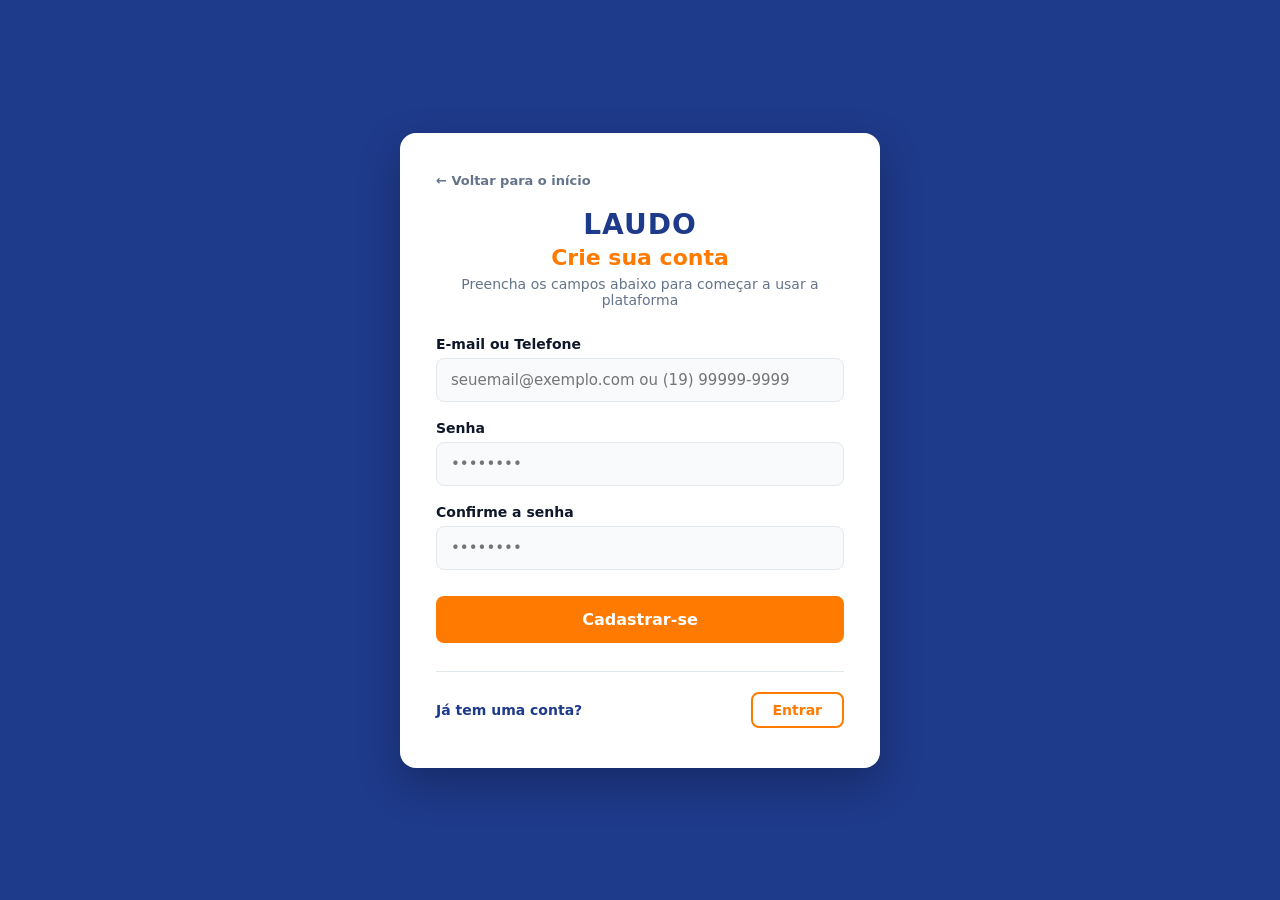
<file: Cadastro.html>
<!DOCTYPE html>
<html lang="pt-BR">
<head>
  <meta charset="UTF-8">
  <meta name="viewport" content="width=device-width, initial-scale=1.0">
  <title>Cadastre-se | LAUDO</title>
  <link rel="stylesheet" href="styleCadastro.css">
</head>
<body>

  <main class="container-cadastro">
    <div class="card-cadastro">
      
      <!-- BOTÃO VOLTAR -->
      <a href="index.html" class="btn-voltar">← Voltar para o início</a>

      <!-- CABEÇALHO DO CARD -->
      <div class="header-cadastro">
        <h1 class="logo">LAUDO</h1>
        <h2>Crie sua conta</h2>
        <p>Preencha os campos abaixo para começar a usar a plataforma</p>
      </div>

      <!-- FORMULÁRIO (Redireciona para index.html ao cadastrar) -->
      <form action="index.html" method="get" class="form-cadastro">
        
        <div class="form-group">
          <label for="usuario">E-mail ou Telefone</label>
          <input 
            type="text" 
            id="usuario" 
            name="usuario" 
            placeholder="seuemail@exemplo.com ou (19) 99999-9999" 
            required
          >
        </div>

        <div class="form-group">
          <label for="senha">Senha</label>
          <input 
            type="password" 
            id="senha" 
            name="senha" 
            placeholder="••••••••" 
            required
          >
        </div>

        <div class="form-group">
          <label for="confirma-senha">Confirme a senha</label>
          <input 
            type="password" 
            id="confirma-senha" 
            name="confirma-senha" 
            placeholder="••••••••" 
            required
          >
        </div>

        <!-- BOTÃO PRINCIPAL -->
        <button type="submit" class="btn-cadastrar">Cadastrar-se</button>
      </form>

      <!-- RODAPÉ DO CARD / LOGIN -->
      <div class="footer-cadastro">
        <p>Já tem uma conta?</p>
        <a href="entrarCadastro.html" class="btn-entrar">Entrar</a>
      </div>

    </div>
  </main>

</body>
</html>
</file>
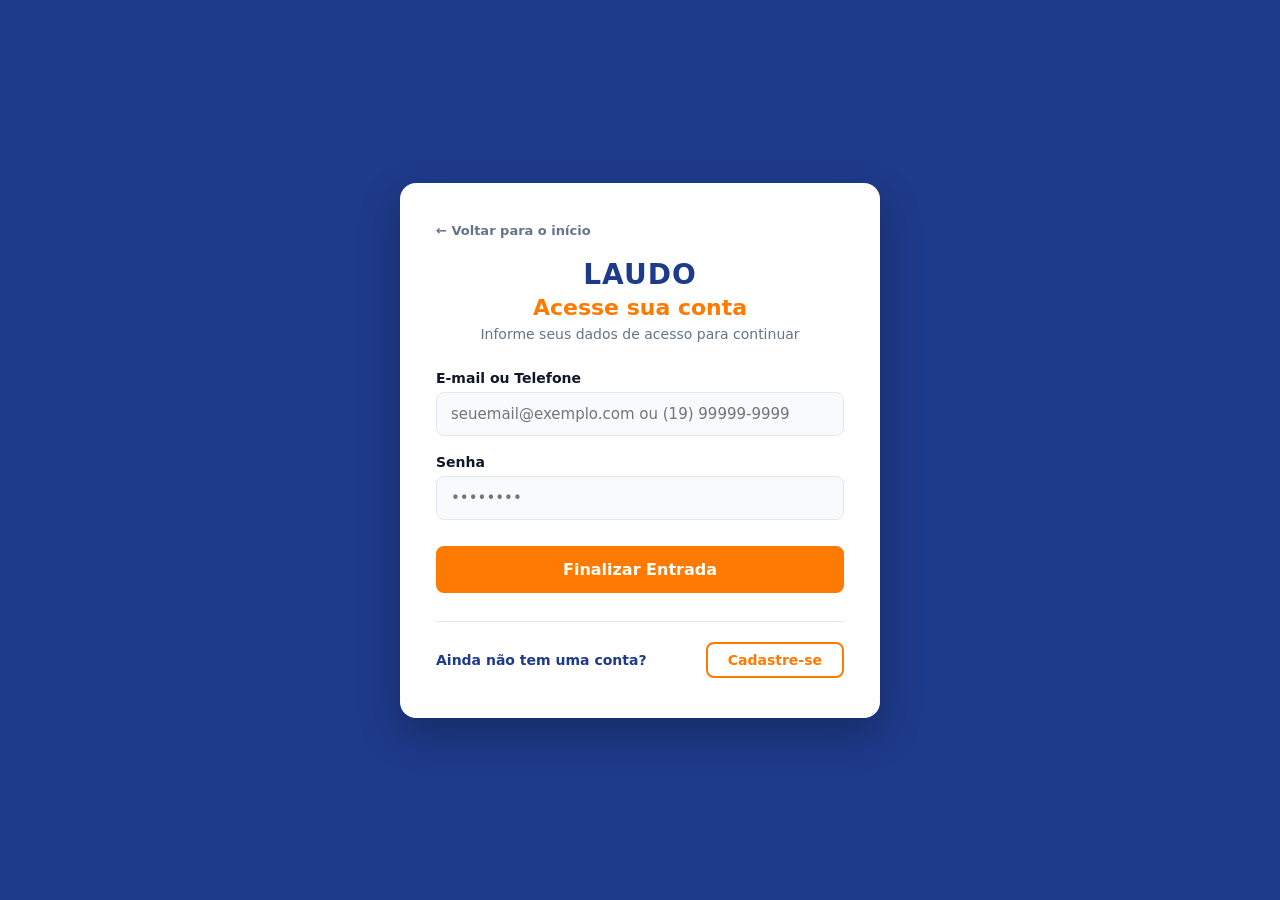
<file: entrarCadastro.html>
<!DOCTYPE html>
<html lang="pt-BR">
<head>
  <meta charset="UTF-8">
  <meta name="viewport" content="width=device-width, initial-scale=1.0">
  <title>Entrar | LAUDO</title>
  <link rel="stylesheet" href="sytleentCadastro.css">
</head>
<body>

  <main class="container-login">
    <div class="card-login">
      
      <!-- BOTÃO VOLTAR -->
      <a href="index.html" class="btn-voltar">← Voltar para o início</a>

      <!-- CABEÇALHO DO CARD -->
      <div class="header-login">
        <h1 class="logo">LAUDO</h1>
        <h2>Acesse sua conta</h2>
        <p>Informe seus dados de acesso para continuar</p>
      </div>

      <!-- FORMULÁRIO (Redireciona para index.html ao enviar) -->
      <form action="index.html" method="get" class="form-login">
        
        <div class="form-group">
          <label for="usuario">E-mail ou Telefone</label>
          <input 
            type="text" 
            id="usuario" 
            name="usuario" 
            placeholder="seuemail@exemplo.com ou (19) 99999-9999" 
            required
          >
        </div>

        <div class="form-group">
          <label for="senha">Senha</label>
          <input 
            type="password" 
            id="senha" 
            name="senha" 
            placeholder="••••••••" 
            required
          >
        </div>

        <!-- BOTÃO PRINCIPAL -->
        <button type="submit" class="btn-entrar-acao">Finalizar Entrada</button>
      </form>

      <!-- RODAPÉ DO CARD / CADASTRO -->
      <div class="footer-login">
        <p>Ainda não tem uma conta?</p>
        <a href="Cadastro.html" class="btn-cadastrar">Cadastre-se</a>
      </div>

    </div>
  </main>

</body>
</html>
</file>
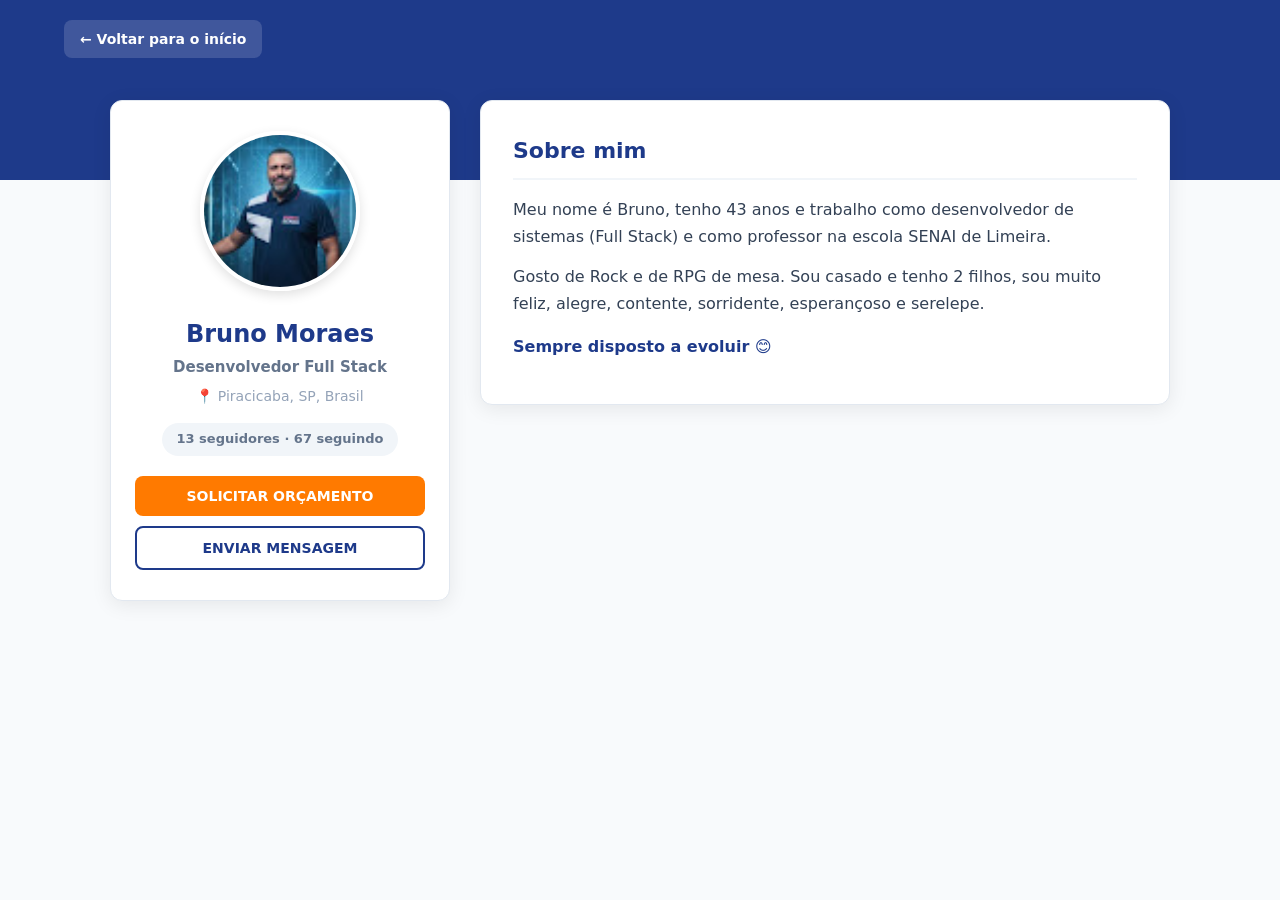
<file: PerfilBruno.html>
<!DOCTYPE html>
<html lang="pt-BR">
<head>
  <meta charset="UTF-8">
  <meta name="viewport" content="width=device-width, initial-scale=1.0">
  <title>Perfil - Bruno Moraes | LAUDO</title>
  <link rel="stylesheet" href="styleperfil.css">
</head>
<body>

  <!-- CABEÇALHO / BANNER -->
  <header class="cabecalho">
    <a href="index.html" class="btn-voltar">← Voltar para o início</a>
  </header>

  <!-- CONTAINER DO PERFIL -->
  <main class="container-perfil">

    <!-- CARD DO PROFISSIONAL (ESQUERDA) -->
    <aside class="card-perfil">
      <img src="Bruno.png" alt="Foto de Perfil de Bruno Moraes" class="imagem-perfil">

      <div class="info-usuario">
        <h1>Bruno Moraes</h1>
        <h3>Desenvolvedor Full Stack</h3>
        <p class="localizacao">📍 Piracicaba, SP, Brasil</p>
        <span class="seguidores">13 seguidores · 67 seguindo</span>
      </div>

      <div class="botoes-acao">
        <button type="button" class="btn-orcamento">SOLICITAR ORÇAMENTO</button>
        <button type="button" class="btn-mensagem">ENVIAR MENSAGEM</button>
      </div>
    </aside>

    <!-- SOBRE MIM (DIREITA) -->
    <section class="conteudo-detalhes">
      <article class="card-sobre">
        <h2>Sobre mim</h2>
        <p>
          Meu nome é Bruno, tenho 43 anos e trabalho como desenvolvedor de sistemas (Full Stack) e como professor na escola SENAI de Limeira.
        </p>
        <p>
          Gosto de Rock e de RPG de mesa. Sou casado e tenho 2 filhos, sou muito feliz, alegre, contente, sorridente, esperançoso e serelepe.
        </p>
        <p class="destaque">Sempre disposto a evoluir 😊</p>
      </article>
    </section>

  </main>

</body>
</html>
</file>
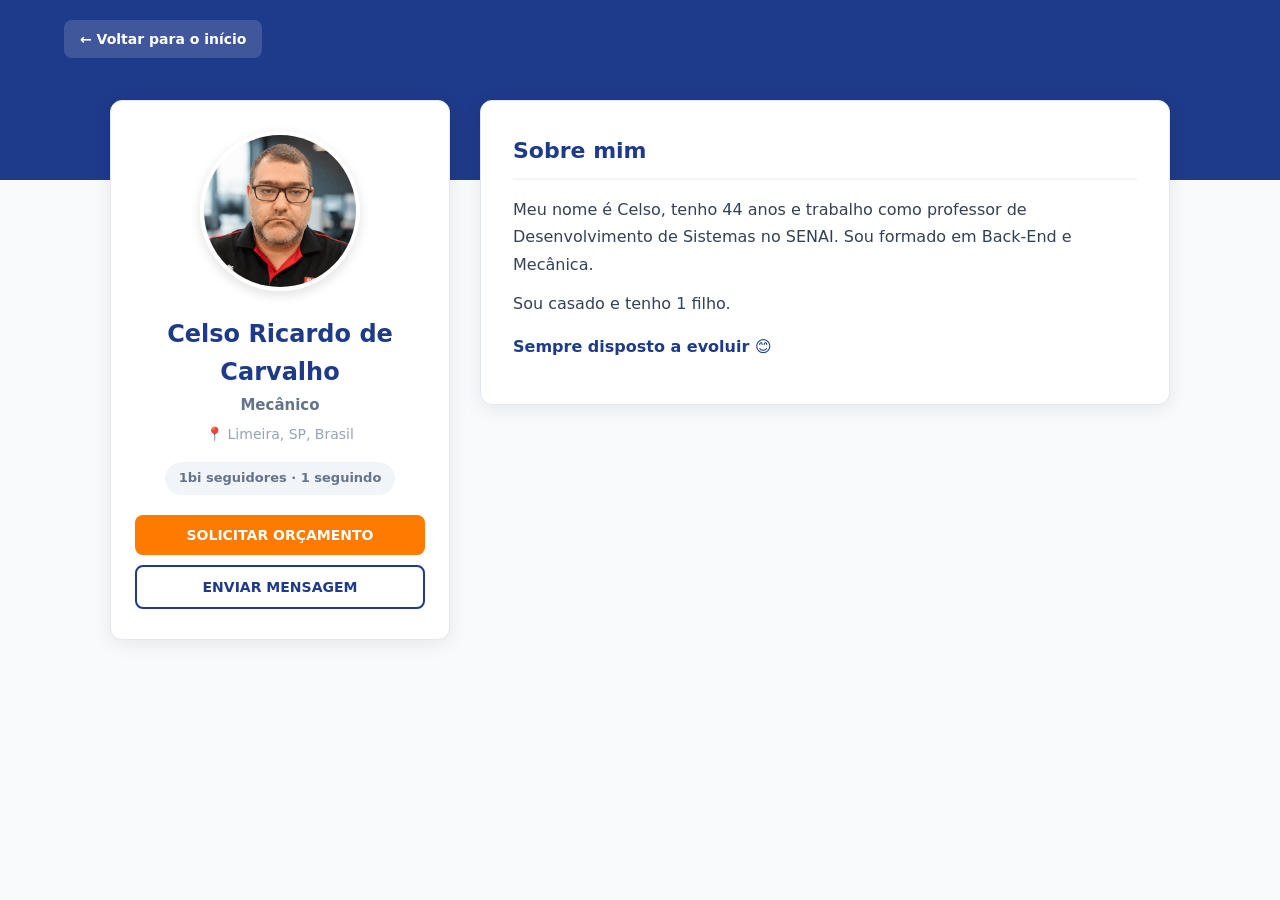
<file: PerfilCelso.html>
<!DOCTYPE html>
<html lang="pt-BR">
<head>
  <meta charset="UTF-8">
  <meta name="viewport" content="width=device-width, initial-scale=1.0">
  <title>Perfil - Celso Ricardo de Carvalho | LAUDO</title>
  <link rel="stylesheet" href="styleperfil.css">
</head>
<body>

  <!-- CABEÇALHO / BANNER -->
  <header class="cabecalho">
    <a href="index.html" class="btn-voltar">← Voltar para o início</a>
  </header>

  <!-- CONTAINER DO PERFIL -->
  <main class="container-perfil">

    <!-- CARD DO PROFISSIONAL (ESQUERDA) -->
    <aside class="card-perfil">
      <img src="Celso.png" alt="Foto de Perfil de Celso Ricardo de Carvalho" class="imagem-perfil">

      <div class="info-usuario">
        <h1>Celso Ricardo de Carvalho</h1>
        <h3>Mecânico</h3>
        <p class="localizacao">📍 Limeira, SP, Brasil</p>
        <span class="seguidores">1bi seguidores · 1 seguindo</span>
      </div>

      <div class="botoes-acao">
        <button type="button" class="btn-orcamento">SOLICITAR ORÇAMENTO</button>
        <button type="button" class="btn-mensagem">ENVIAR MENSAGEM</button>
      </div>
    </aside>

    <!-- SOBRE MIM (DIREITA) -->
    <section class="conteudo-detalhes">
      <article class="card-sobre">
        <h2>Sobre mim</h2>
        <p>
          Meu nome é Celso, tenho 44 anos e trabalho como professor de Desenvolvimento de Sistemas no SENAI. Sou formado em Back-End e Mecânica.
        </p>
        <p>
          Sou casado e tenho 1 filho.
        </p>
        <p class="destaque">Sempre disposto a evoluir 😊</p>
      </article>
    </section>

  </main>

</body>
</html>
</file>
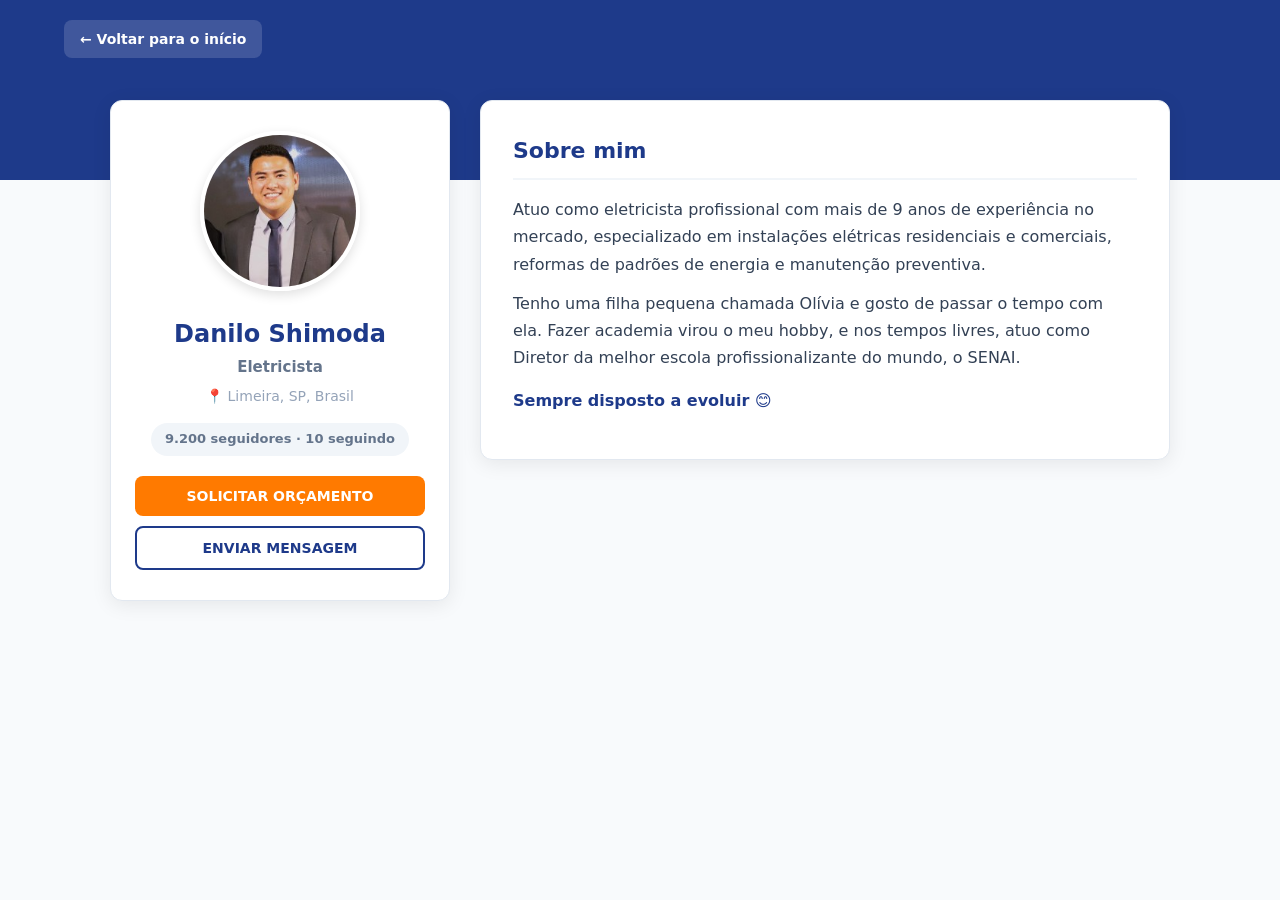
<file: PerfilDanilo.html>
<!DOCTYPE html>
<html lang="pt-BR">
<head>
  <meta charset="UTF-8">
  <meta name="viewport" content="width=device-width, initial-scale=1.0">
  <title>Perfil - Danilo Shimoda | LAUDO</title>
  <link rel="stylesheet" href="styleperfil.css">
</head>
<body>

  <!-- CABEÇALHO / BANNER -->
  <header class="cabecalho">
    <a href="index.html" class="btn-voltar">← Voltar para o início</a>
  </header>

  <!-- CONTAINER DO PERFIL -->
  <main class="container-perfil">

    <!-- CARD DO PROFISSIONAL (ESQUERDA) -->
    <aside class="card-perfil">
      <img src="Danilo.png" alt="Foto de Perfil de Danilo Shimoda" class="imagem-perfil">

      <div class="info-usuario">
        <h1>Danilo Shimoda</h1>
        <h3>Eletricista</h3>
        <p class="localizacao">📍 Limeira, SP, Brasil</p>
        <span class="seguidores">9.200 seguidores · 10 seguindo</span>
      </div>

      <div class="botoes-acao">
        <button type="button" class="btn-orcamento">SOLICITAR ORÇAMENTO</button>
        <button type="button" class="btn-mensagem">ENVIAR MENSAGEM</button>
      </div>
    </aside>

    <!-- SOBRE MIM (DIREITA) -->
    <section class="conteudo-detalhes">
      <article class="card-sobre">
        <h2>Sobre mim</h2>
        <p>
          Atuo como eletricista profissional com mais de 9 anos de experiência no mercado, especializado em instalações elétricas residenciais e comerciais, reformas de padrões de energia e manutenção preventiva.
        </p>
        <p>
          Tenho uma filha pequena chamada Olívia e gosto de passar o tempo com ela. Fazer academia virou o meu hobby, e nos tempos livres, atuo como Diretor da melhor escola profissionalizante do mundo, o SENAI.
        </p>
        <p class="destaque">Sempre disposto a evoluir 😊</p>
      </article>
    </section>

  </main>

</body>
</html>
</file>
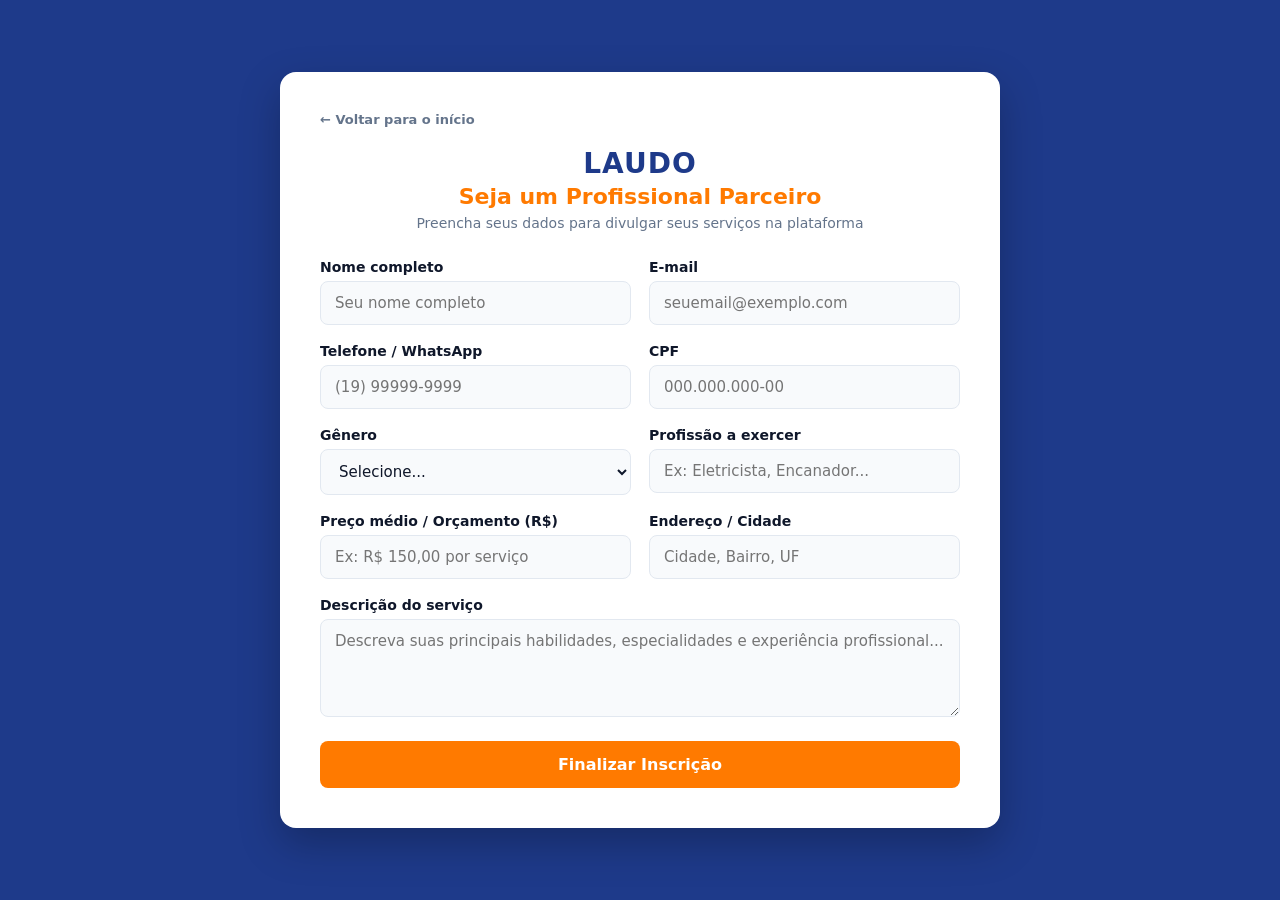
<file: sProfissional.html>
<!DOCTYPE html>
<html lang="pt-BR">
<head>
  <meta charset="UTF-8">
  <meta name="viewport" content="width=device-width, initial-scale=1.0">
  <title>Inscrição Profissional | LAUDO</title>
  <link rel="stylesheet" href="stylesprofissional.css">
</head>
<body>

  <main class="container-inscricao">
    <div class="card-inscricao">
      
      <!-- BOTÃO VOLTAR -->
      <a href="index.html" class="btn-voltar">← Voltar para o início</a>

      <!-- CABEÇALHO DO CARD -->
      <div class="header-inscricao">
        <h1 class="logo">LAUDO</h1>
        <h2>Seja um Profissional Parceiro</h2>
        <p>Preencha seus dados para divulgar seus serviços na plataforma</p>
      </div>

      <!-- FORMULÁRIO DE INSCRIÇÃO (Redireciona para index.html ao finalizar) -->
      <form action="index.html" method="get" class="form-inscricao">
        
        <div class="form-grid">
          
          <!-- COLUNA 1 -->
          <div class="form-group">
            <label for="nome">Nome completo</label>
            <input 
              type="text" 
              id="nome" 
              name="nome" 
              placeholder="Seu nome completo" 
              required
            >
          </div>

          <div class="form-group">
            <label for="email">E-mail</label>
            <input 
              type="email" 
              id="email" 
              name="email" 
              placeholder="seuemail@exemplo.com" 
              required
            >
          </div>

          <div class="form-group">
            <label for="telefone">Telefone / WhatsApp</label>
            <input 
              type="tel" 
              id="telefone" 
              name="telefone" 
              placeholder="(19) 99999-9999" 
              required
            >
          </div>

          <div class="form-group">
            <label for="cpf">CPF</label>
            <input 
              type="text" 
              id="cpf" 
              name="cpf" 
              placeholder="000.000.000-00" 
              required
            >
          </div>

          <!-- COLUNA 2 -->
          <div class="form-group">
            <label for="genero">Gênero</label>
            <select id="genero" name="genero" required>
              <option value="" disabled selected>Selecione...</option>
              <option value="masculino">Masculino</option>
              <option value="feminino">Feminino</option>
              <option value="outro">Outro</option>
              <option value="nao-informar">Preferir não informar</option>
            </select>
          </div>

          <div class="form-group">
            <label for="profissao">Profissão a exercer</label>
            <input 
              type="text" 
              id="profissao" 
              name="profissao" 
              placeholder="Ex: Eletricista, Encanador..." 
              required
            >
          </div>

          <div class="form-group">
            <label for="preco">Preço médio / Orçamento (R$)</label>
            <input 
              type="text" 
              id="preco" 
              name="preco" 
              placeholder="Ex: R$ 150,00 por serviço"
            >
          </div>

          <div class="form-group">
            <label for="endereco">Endereço / Cidade</label>
            <input 
              type="text" 
              id="endereco" 
              name="endereco" 
              placeholder="Cidade, Bairro, UF" 
              required
            >
          </div>

          <!-- CAMPO OCUPANDO LARGURA TOTAL -->
          <div class="form-group full-width">
            <label for="descricao">Descrição do serviço</label>
            <textarea 
              id="descricao" 
              name="descricao" 
              rows="4" 
              placeholder="Descreva suas principais habilidades, especialidades e experiência profissional..." 
              required
            ></textarea>
          </div>

        </div>

        <!-- BOTÃO FINALIZAR -->
        <button type="submit" class="btn-finalizar">Finalizar Inscrição</button>

      </form>

    </div>
  </main>

</body>
</html>
</file>
<file: styleCadastro.css>
/* ==========================================================================
   RESET & CONFIGURAÇÕES GERAIS - TELA DE CADASTRO
   ========================================================================== */
* {
  margin: 0;
  padding: 0;
  box-sizing: border-box;
  font-family: 'Segoe UI', system-ui, -apple-system, sans-serif;
}

body {
  background-color: #1E3A8A;
  display: flex;
  align-items: center;
  justify-content: center;
  min-height: 100vh;
  padding: 20px;
}

/* CONTAINER E CARD CENTRALIZADO */
.container-cadastro {
  width: 100%;
  display: flex;
  justify-content: center;
  align-items: center;
}

.card-cadastro {
  background-color: #FFFFFF;
  width: 100%;
  max-width: 480px;
  padding: 40px 36px;
  border-radius: 16px;
  box-shadow: 0 16px 40px rgba(0, 0, 0, 0.25);
  display: flex;
  flex-direction: column;
}

/* BOTÃO VOLTAR */
.btn-voltar {
  color: #64748B;
  text-decoration: none;
  font-size: 13px;
  font-weight: 600;
  align-self: flex-start;
  margin-bottom: 20px;
  transition: color 0.2s ease;
}

.btn-voltar:hover {
  color: #1E3A8A;
}

/* CABEÇALHO DO CARD */
.header-cadastro {
  text-align: center;
  margin-bottom: 28px;
}

.header-cadastro .logo {
  color: #1E3A8A;
  font-size: 28px;
  font-weight: 800;
  letter-spacing: 1px;
  margin-bottom: 4px;
}

.header-cadastro h2 {
  color: #FF7A00;
  font-size: 22px;
  font-weight: 700;
  margin-bottom: 6px;
}

.header-cadastro p {
  color: #64748B;
  font-size: 14px;
}

/* FORMULÁRIO E CAMPOS */
.form-cadastro {
  display: flex;
  flex-direction: column;
  gap: 18px;
}

.form-group {
  display: flex;
  flex-direction: column;
  text-align: left;
}

.form-group label {
  font-size: 14px;
  font-weight: 600;
  color: #0F172A;
  margin-bottom: 6px;
}

.form-group input {
  width: 100%;
  padding: 12px 14px;
  border: 1px solid #E2E8F0;
  border-radius: 8px;
  font-size: 15px;
  color: #0F172A;
  background-color: #F8FAFC;
  outline: none;
  transition: border-color 0.2s ease, box-shadow 0.2s ease;
}

.form-group input:focus {
  border-color: #1E3A8A;
  background-color: #FFFFFF;
  box-shadow: 0 0 0 3px rgba(30, 58, 138, 0.1);
}

/* BOTÃO PRINCIPAL (CADASTRAR-SE) */
.btn-cadastrar {
  background-color: #FF7A00;
  color: #FFFFFF;
  font-size: 16px;
  font-weight: 700;
  padding: 14px;
  border: none;
  border-radius: 8px;
  cursor: pointer;
  margin-top: 8px;
  width: 100%;
  transition: background-color 0.2s ease, transform 0.2s ease;
}

.btn-cadastrar:hover {
  background-color: #E06B00;
  transform: translateY(-2px);
}

/* RODAPÉ DO CARD (LOGIN) */
.footer-cadastro {
  margin-top: 28px;
  padding-top: 20px;
  border-top: 1px solid #E2E8F0;
  display: flex;
  justify-content: space-between;
  align-items: center;
  gap: 12px;
}

.footer-cadastro p {
  color: #1E3A8A;
  font-size: 14px;
  font-weight: 600;
}

.btn-entrar {
  background-color: #FFFFFF;
  color: #FF7A00;
  border: 2px solid #FF7A00;
  padding: 8px 20px;
  text-decoration: none;
  border-radius: 8px;
  font-weight: 700;
  font-size: 14px;
  text-align: center;
  transition: all 0.2s ease;
}

.btn-entrar:hover {
  background-color: #FF7A00;
  color: #FFFFFF;
}

/* RESPONSIVIDADE PARA CELULAR */
@media (max-width: 480px) {
  .card-cadastro {
    padding: 28px 20px;
  }

  .footer-cadastro {
    flex-direction: column;
    text-align: center;
  }

  .btn-entrar {
    width: 100%;
  }
}
</file>
<file: sytleentCadastro.css>
/* ==========================================================================
   RESET & CONFIGURAÇÕES GERAIS - TELA DE LOGIN (ENTRAR)
   ========================================================================== */
* {
  margin: 0;
  padding: 0;
  box-sizing: border-box;
  font-family: 'Segoe UI', system-ui, -apple-system, sans-serif;
}

body {
  background-color: #1E3A8A;
  display: flex;
  align-items: center;
  justify-content: center;
  min-height: 100vh;
  padding: 20px;
}

/* CONTAINER E CARD CENTRALIZADO */
.container-login {
  width: 100%;
  display: flex;
  justify-content: center;
  align-items: center;
}

.card-login {
  background-color: #FFFFFF;
  width: 100%;
  max-width: 480px;
  padding: 40px 36px;
  border-radius: 16px;
  box-shadow: 0 16px 40px rgba(0, 0, 0, 0.25);
  display: flex;
  flex-direction: column;
}

/* BOTÃO VOLTAR */
.btn-voltar {
  color: #64748B;
  text-decoration: none;
  font-size: 13px;
  font-weight: 600;
  align-self: flex-start;
  margin-bottom: 20px;
  transition: color 0.2s ease;
}

.btn-voltar:hover {
  color: #1E3A8A;
}

/* CABEÇALHO DO CARD */
.header-login {
  text-align: center;
  margin-bottom: 28px;
}

.header-login .logo {
  color: #1E3A8A;
  font-size: 28px;
  font-weight: 800;
  letter-spacing: 1px;
  margin-bottom: 4px;
}

.header-login h2 {
  color: #FF7A00;
  font-size: 22px;
  font-weight: 700;
  margin-bottom: 6px;
}

.header-login p {
  color: #64748B;
  font-size: 14px;
}

/* FORMULÁRIO E CAMPOS */
.form-login {
  display: flex;
  flex-direction: column;
  gap: 18px;
}

.form-group {
  display: flex;
  flex-direction: column;
  text-align: left;
}

.form-group label {
  font-size: 14px;
  font-weight: 600;
  color: #0F172A;
  margin-bottom: 6px;
}

.form-group input {
  width: 100%;
  padding: 12px 14px;
  border: 1px solid #E2E8F0;
  border-radius: 8px;
  font-size: 15px;
  color: #0F172A;
  background-color: #F8FAFC;
  outline: none;
  transition: border-color 0.2s ease, box-shadow 0.2s ease;
}

.form-group input:focus {
  border-color: #1E3A8A;
  background-color: #FFFFFF;
  box-shadow: 0 0 0 3px rgba(30, 58, 138, 0.1);
}

/* BOTÃO PRINCIPAL (FINALIZAR ENTRADA) */
.btn-entrar-acao {
  background-color: #FF7A00;
  color: #FFFFFF;
  font-size: 16px;
  font-weight: 700;
  padding: 14px;
  border: none;
  border-radius: 8px;
  cursor: pointer;
  margin-top: 8px;
  width: 100%;
  transition: background-color 0.2s ease, transform 0.2s ease;
}

.btn-entrar-acao:hover {
  background-color: #E06B00;
  transform: translateY(-2px);
}

/* RODAPÉ DO CARD (CADASTRO) */
.footer-login {
  margin-top: 28px;
  padding-top: 20px;
  border-top: 1px solid #E2E8F0;
  display: flex;
  justify-content: space-between;
  align-items: center;
  gap: 12px;
}

.footer-login p {
  color: #1E3A8A;
  font-size: 14px;
  font-weight: 600;
}

.btn-cadastrar {
  background-color: #FFFFFF;
  color: #FF7A00;
  border: 2px solid #FF7A00;
  padding: 8px 20px;
  text-decoration: none;
  border-radius: 8px;
  font-weight: 700;
  font-size: 14px;
  text-align: center;
  transition: all 0.2s ease;
}

.btn-cadastrar:hover {
  background-color: #FF7A00;
  color: #FFFFFF;
}

/* RESPONSIVIDADE PARA CELULAR */
@media (max-width: 480px) {
  .card-login {
    padding: 28px 20px;
  }

  .footer-login {
    flex-direction: column;
    text-align: center;
  }

  .btn-cadastrar {
    width: 100%;
  }
}
</file>
<file: styleperfil.css>
/* ==========================================================================
   RESET & CONFIGURAÇÕES GERAIS - PÁGINA DE PERFIL
   ========================================================================== */
* {
  margin: 0;
  padding: 0;
  box-sizing: border-box;
  font-family: 'Segoe UI', system-ui, -apple-system, sans-serif;
}

body {
  background-color: #F8FAFC;
  color: #0F172A;
  line-height: 1.6;
}

/* BANNER SUPERIOR */
.cabecalho {
  background-color: #1E3A8A;
  height: 180px;
  padding: 20px 5%;
  display: flex;
  align-items: flex-start;
}

.btn-voltar {
  color: #FFFFFF;
  text-decoration: none;
  font-weight: 600;
  font-size: 14px;
  background-color: rgba(255, 255, 255, 0.15);
  padding: 8px 16px;
  border-radius: 8px;
  transition: background-color 0.2s ease;
}

.btn-voltar:hover {
  background-color: rgba(255, 255, 255, 0.25);
}

/* CONTAINER PRINCIPAL */
.container-perfil {
  max-width: 1100px;
  margin: -80px auto 60px auto;
  padding: 0 20px;
  display: flex;
  gap: 30px;
  align-items: flex-start;
}

/* CARD LATERAL DO PROFISSIONAL */
.card-perfil {
  background-color: #FFFFFF;
  width: 340px;
  border-radius: 12px;
  border: 1px solid #E2E8F0;
  box-shadow: 0 4px 20px rgba(0, 0, 0, 0.08);
  padding: 30px 24px;
  text-align: center;
  flex-shrink: 0;
}

.imagem-perfil {
  width: 160px;
  height: 160px;
  object-fit: cover;
  border-radius: 50%;
  margin: 0 auto 16px auto;
  border: 4px solid #FFFFFF;
  box-shadow: 0 4px 12px rgba(0, 0, 0, 0.12);
}

.info-usuario h1 {
  font-size: 24px;
  color: #1E3A8A;
  font-weight: 700;
}

.info-usuario h3 {
  font-size: 15px;
  color: #64748B;
  font-weight: 600;
  margin-top: 2px;
}

.localizacao {
  font-size: 14px;
  color: #94A3B8;
  margin-top: 6px;
}

.seguidores {
  font-size: 13px;
  color: #64748B;
  font-weight: 600;
  margin: 16px 0 20px 0;
  background-color: #F1F5F9;
  padding: 6px 14px;
  border-radius: 20px;
  display: inline-block;
}

/* BOTÕES DE AÇÃO */
.botoes-acao {
  display: flex;
  flex-direction: column;
  gap: 10px;
}

.btn-orcamento {
  background-color: #FF7A00;
  color: #FFFFFF;
  font-weight: 700;
  font-size: 14px;
  padding: 12px;
  border: none;
  border-radius: 8px;
  cursor: pointer;
  width: 100%;
  transition: background-color 0.2s ease, transform 0.2s ease;
}

.btn-orcamento:hover {
  background-color: #E06B00;
  transform: translateY(-2px);
}

.btn-mensagem {
  background-color: transparent;
  color: #1E3A8A;
  font-weight: 700;
  font-size: 14px;
  padding: 12px;
  border: 2px solid #1E3A8A;
  border-radius: 8px;
  cursor: pointer;
  width: 100%;
  transition: background-color 0.2s ease, color 0.2s ease;
}

.btn-mensagem:hover {
  background-color: #1E3A8A;
  color: #FFFFFF;
}

/* CONTEÚDO DA DIREITA (SOBRE MIM) */
.conteudo-detalhes {
  flex: 1;
}

.card-sobre {
  background-color: #FFFFFF;
  border-radius: 12px;
  border: 1px solid #E2E8F0;
  box-shadow: 0 4px 20px rgba(0, 0, 0, 0.08);
  padding: 32px;
}

.card-sobre h2 {
  color: #1E3A8A;
  font-size: 22px;
  font-weight: 700;
  margin-bottom: 16px;
  border-bottom: 2px solid #F1F5F9;
  padding-bottom: 10px;
}

.card-sobre p {
  color: #334155;
  font-size: 16px;
  margin-bottom: 12px;
  line-height: 1.7;
}

.card-sobre .destaque {
  font-weight: 600;
  color: #1E3A8A;
  margin-top: 16px;
}

/* RESPONSIVIDADE PARA DISPOSITIVOS MÓVEIS */
@media (max-width: 820px) {
  .container-perfil {
    flex-direction: column;
    align-items: center;
    margin-top: -60px;
  }

  .card-perfil,
  .conteudo-detalhes {
    width: 100%;
    max-width: 500px;
  }
}
</file>
<file: stylesprofissional.css>
/* ==========================================================================
   RESET & CONFIGURAÇÕES GERAIS - INSCRIÇÃO PROFISSIONAL
   ========================================================================== */
* {
  margin: 0;
  padding: 0;
  box-sizing: border-box;
  font-family: 'Segoe UI', system-ui, -apple-system, sans-serif;
}

body {
  background-color: #1E3A8A;
  display: flex;
  align-items: center;
  justify-content: center;
  min-height: 100vh;
  padding: 30px 20px;
}

/* CONTAINER E CARD CENTRALIZADO */
.container-inscricao {
  width: 100%;
  display: flex;
  justify-content: center;
  align-items: center;
}

.card-inscricao {
  background-color: #FFFFFF;
  width: 100%;
  max-width: 720px;
  padding: 40px;
  border-radius: 16px;
  box-shadow: 0 16px 40px rgba(0, 0, 0, 0.25);
  display: flex;
  flex-direction: column;
}

/* BOTÃO VOLTAR */
.btn-voltar {
  color: #64748B;
  text-decoration: none;
  font-size: 13px;
  font-weight: 600;
  align-self: flex-start;
  margin-bottom: 20px;
  transition: color 0.2s ease;
}

.btn-voltar:hover {
  color: #1E3A8A;
}

/* CABEÇALHO DO CARD */
.header-inscricao {
  text-align: center;
  margin-bottom: 28px;
}

.header-inscricao .logo {
  color: #1E3A8A;
  font-size: 28px;
  font-weight: 800;
  letter-spacing: 1px;
  margin-bottom: 4px;
}

.header-inscricao h2 {
  color: #FF7A00;
  font-size: 22px;
  font-weight: 700;
  margin-bottom: 6px;
}

.header-inscricao p {
  color: #64748B;
  font-size: 14px;
}

/* GRID DO FORMULÁRIO (2 COLUNAS) */
.form-grid {
  display: grid;
  grid-template-columns: repeat(2, 1fr);
  gap: 18px;
}

.form-group {
  display: flex;
  flex-direction: column;
  text-align: left;
}

.form-group.full-width {
  grid-column: span 2;
}

.form-group label {
  font-size: 14px;
  font-weight: 600;
  color: #0F172A;
  margin-bottom: 6px;
}

.form-group input,
.form-group select,
.form-group textarea {
  width: 100%;
  padding: 12px 14px;
  border: 1px solid #E2E8F0;
  border-radius: 8px;
  font-size: 15px;
  color: #0F172A;
  background-color: #F8FAFC;
  outline: none;
  transition: border-color 0.2s ease, box-shadow 0.2s ease;
}

.form-group textarea {
  resize: vertical;
}

.form-group input:focus,
.form-group select:focus,
.form-group textarea:focus {
  border-color: #1E3A8A;
  background-color: #FFFFFF;
  box-shadow: 0 0 0 3px rgba(30, 58, 138, 0.1);
}

/* BOTÃO PRINCIPAL (FINALIZAR INSCRIÇÃO) */
.btn-finalizar {
  background-color: #FF7A00;
  color: #FFFFFF;
  font-size: 16px;
  font-weight: 700;
  padding: 14px;
  border: none;
  border-radius: 8px;
  cursor: pointer;
  margin-top: 24px;
  width: 100%;
  transition: background-color 0.2s ease, transform 0.2s ease;
}

.btn-finalizar:hover {
  background-color: #E06B00;
  transform: translateY(-2px);
}

/* RESPONSIVIDADE PARA CELULAR E TABLET */
@media (max-width: 650px) {
  .card-inscricao {
    padding: 28px 20px;
  }

  .form-grid {
    grid-template-columns: 1fr;
  }

  .form-group.full-width {
    grid-column: span 1;
  }
}
</file>
